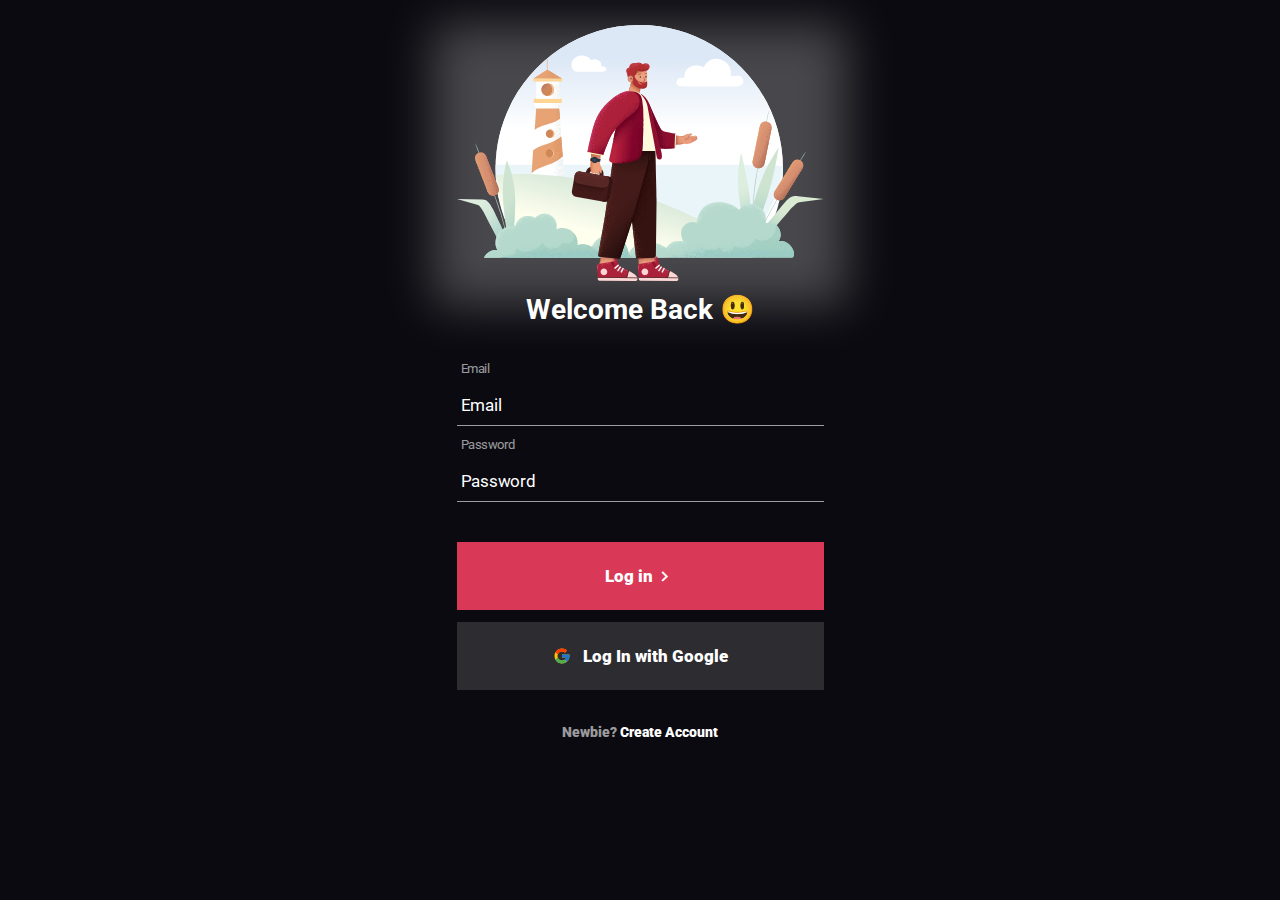
<file: index.html>
<!DOCTYPE html>
<html lang="en">

<head>
  <meta charset="UTF-8" />
  <meta http-equiv="X-UA-Compatible" content="IE=edge" />
  <meta name="viewport" content="width=device-width, initial-scale=1.0" />
  <link rel="preconnect" href="https://fonts.googleapis.com" />
  <link rel="preconnect" href="https://fonts.gstatic.com" crossorigin />
  <link href="https://fonts.googleapis.com/css2?family=Roboto:wght@400;700;900&display=swap" rel="stylesheet" />
  <link href="https://unpkg.com/boxicons@2.1.2/css/boxicons.min.css" rel="stylesheet" />
  <link rel="stylesheet" href="styles.css" />

  <title>Login App</title>
</head>

<body>
  <main>
    <div class="blur"></div>
    <img src="./imagens/login-img.svg" alt="homem com uma mala" />
    <h1>Welcome Back 😃</h1>

    <div class="container-inputs">
      <label>Email</label>
      <input placeholder="Email" type="email" />

      <label>Password</label>
      <input placeholder="Password" type="password" />
    </div>

    <button class="btn-login">
      Log in
      <i class="bx bx-chevron-right"></i>
    </button>
    <button class="btn-google">
      <img src="./imagens/icon-google.svg" alt="logo do google" />
      Log In with Google
    </button>

    <div class="container-link">
      <a href="./signup.html">Newbie?
        <span> Create Account </span>
      </a>
    </div>
  </main>
</body>

</html>
</file>
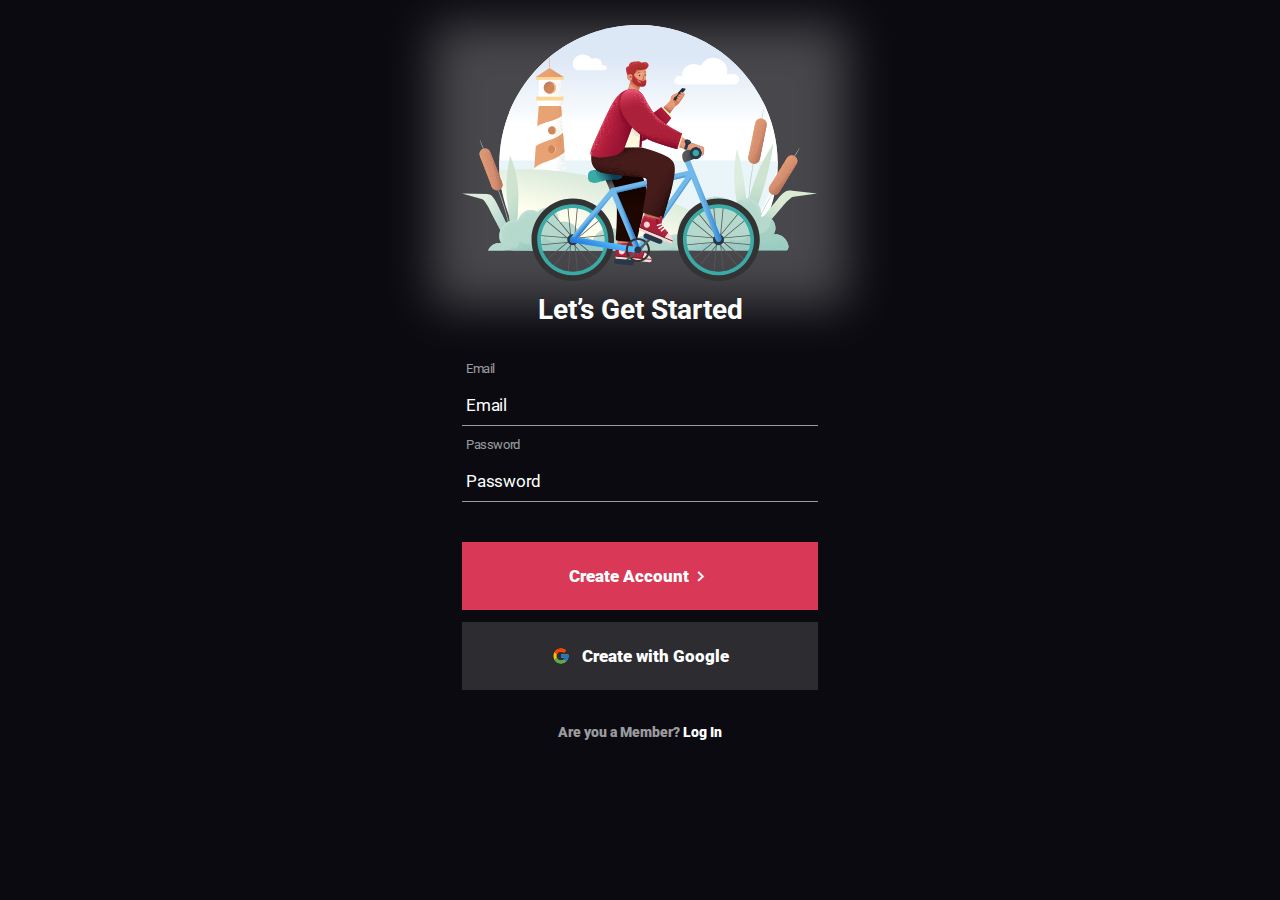
<file: signup.html>
<!DOCTYPE html>
<html lang="en">

<head>
  <meta charset="UTF-8" />
  <meta http-equiv="X-UA-Compatible" content="IE=edge" />
  <meta name="viewport" content="width=device-width, initial-scale=1.0" />
  <link rel="preconnect" href="https://fonts.googleapis.com" />
  <link rel="preconnect" href="https://fonts.gstatic.com" crossorigin />
  <link href="https://fonts.googleapis.com/css2?family=Roboto:wght@400;700;900&display=swap" rel="stylesheet" />
  <link href="https://unpkg.com/boxicons@2.1.2/css/boxicons.min.css" rel="stylesheet" />
  <link rel="stylesheet" href="styles.css" />

  <title>Login App</title>
</head>

<body>
  <main>
    <div class="blur"></div>
    <img src="./imagens/singup-img.svg" alt="homem na bicicleta" />
    <h1>Let’s Get Started</h1>

    <div class="container-inputs">
      <label>Email</label>
      <input placeholder="Email" type="email" />

      <label>Password</label>
      <input placeholder="Password" type="password" />
    </div>

    <button class="btn-login">
      Create Account
      <i class="bx bx-chevron-right"></i>
    </button>
    <button class="btn-google">
      <img src="./imagens/icon-google.svg" alt="logo do google" />
      Create with Google
    </button>

    <div class="container-link">
      <a href="./index.html">
        Are you a Member?
        <span> Log In</span>
      </a>
    </div>
  </main>
</body>

</html>
</file>
<file: styles.css>
* {
  margin: 0;
  padding: 0;
  box-sizing: border-box;
  font-family: "Roboto", sans-serif;
}

body {
  display: flex;
  justify-content: center;
  background-color: #0a0a10;
}

main {
  display: flex;
  flex-direction: column;
  align-items: center;
  padding: 25px 0px;
  max-width: 414px;
  min-height: 100vh;
  gap: 12px;
  position: relative;
}

.blur {
  width: 414px;
  height: 280px;
  position: absolute;
  z-index: -1;
  background: #ffffff;
  opacity: 0.25;
  filter: blur(24px);
}

h1 {
  font-weight: 700;
  font-size: 28px;
  line-height: 33px;
  text-align: center;
  color: #ffffff;
}

.container-inputs {
  margin-top: 20px;
  display: flex;
  flex-direction: column;
  width: 100%;
}

label {
  font-weight: 400;
  font-size: 13px;
  line-height: 22px;
  letter-spacing: -0.408px;
  color: rgba(255, 255, 255, 0.6);
  margin-bottom: 4px;
  margin-left: 4px;
}

input {
  width: 100%;
  height: 42px;
  margin-bottom: 8px;
  background: transparent;
  outline: none;
  border: none;
  border-bottom: 1px solid rgba(255, 255, 255, 0.6);

  font-weight: 400;
  font-size: 17px;
  line-height: 20px;
  letter-spacing: -0.24px;
  color: #ffffff;
  padding-left: 4px;
}

input::placeholder {
  font-weight: 400;
  font-size: 17px;
  line-height: 20px;
  letter-spacing: -0.24px;
  color: #ffffff;
}

.btn-login {
  margin-top: 20px;
  width: 100%;
  height: 68px;
  background: #d93856;
  font-weight: 900;
  font-size: 17px;
  line-height: 2px;
  color: #ffffff;
  border: none;

  display: flex;
  align-items: center;
  justify-content: center;
  transition: 0.3s ease;
}

.btn-login:hover {
  cursor: pointer;
  opacity: 0.8;
}

.btn-login:active {
  opacity: 0.6;
}

i {
  font-weight: 900;
  font-size: 22px;
  line-height: 2px;
}

.btn-google {
  width: 100%;
  height: 68px;
  border: none;
  display: flex;
  align-items: center;
  justify-content: center;
  transition: 0.3s ease;

  background: rgba(255, 255, 255, 0.14);
  font-weight: 900;
  font-size: 17px;
  line-height: 2px;
  color: #ffffff;
  gap: 12px;
}

.btn-google:hover {
  cursor: pointer;
  opacity: 0.8;
}

.btn-google:active {
  opacity: 0.6;
}

.container-link {
  margin-top: 20px;
  position: relative;
}

a {
  font-weight: 900;
  font-size: 14px;
  line-height: 16px;
  color: rgba(255, 255, 255, 0.6);
  text-decoration: none;
}

a::after {
  content: "";
  width: 0;
  height: 2px;
  position: absolute;
  background: #d93856;
  bottom: -3px;
  left: 0;
  transition: 0.3s ease;
}

a:hover::after {
  content: "";
  width: 100%;
  height: 2px;
  position: absolute;
  background: #d93856;
  bottom: -3px;
  left: 0;
}

span {
  color: #ffffff;
}
</file>
